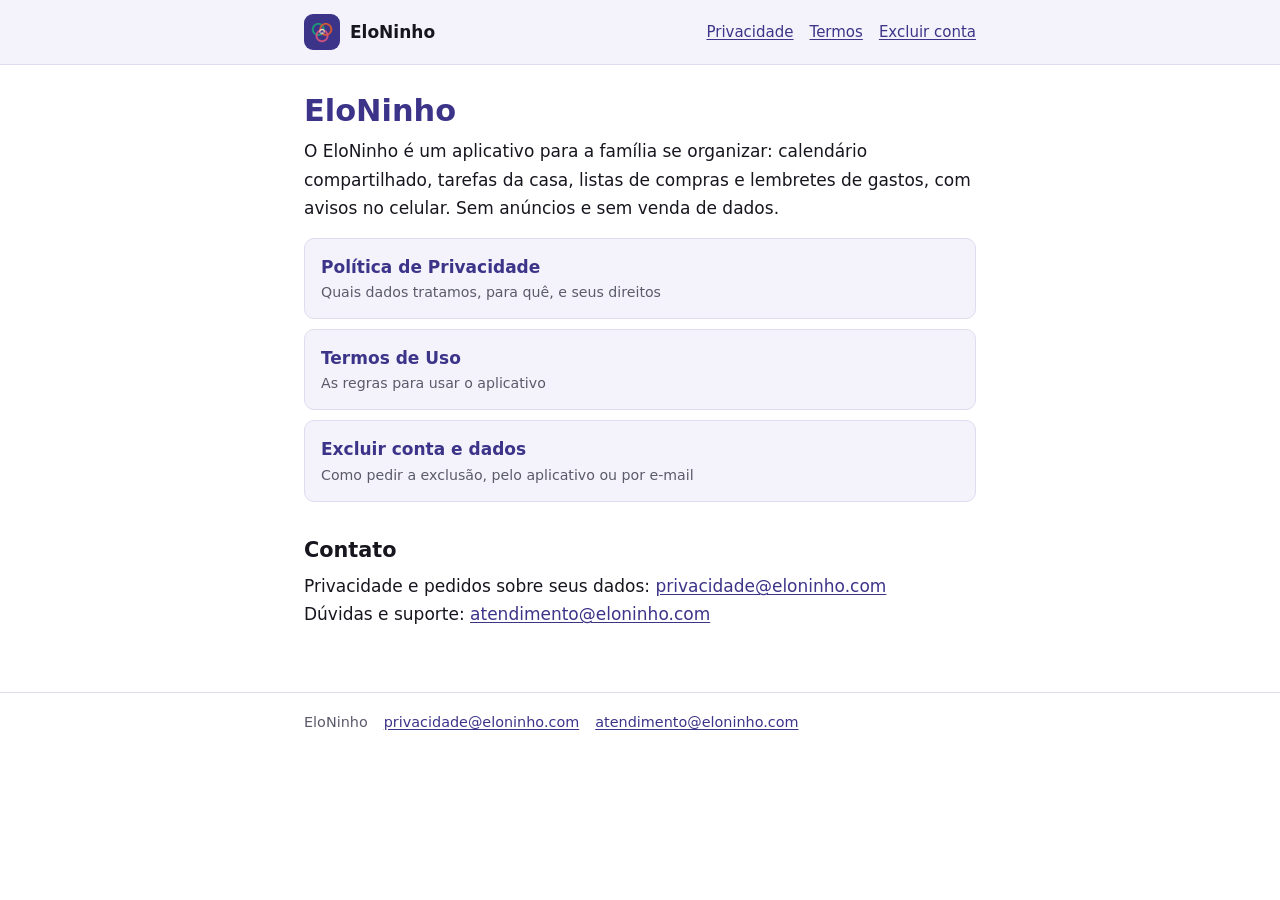
<file: index.html>
<!doctype html>
<html lang="pt-BR">
<head>
<meta charset="utf-8">
<meta name="viewport" content="width=device-width, initial-scale=1">
<title>EloNinho · EloNinho</title>
<meta name="description" content="EloNinho: aplicativo para a família organizar calendário, tarefas, compras e lembretes.">
<meta name="color-scheme" content="light dark">
<link rel="icon" type="image/png" href="assets/favicon.png">
<link rel="stylesheet" href="style.css">
</head>
<body>
<header class="site"><div class="wrap">
  <a class="brand" href="index.html"><img src="assets/logo.png" alt="" width="36" height="36"><span>EloNinho</span></a>
  <nav aria-label="Principal">
    <a href="privacidade.html">Privacidade</a>
    <a href="termos.html">Termos</a>
    <a href="excluir-conta.html">Excluir conta</a>
  </nav>
</div></header>
<main><div class="wrap">

<h1>EloNinho</h1>
<p>O EloNinho é um aplicativo para a família se organizar: calendário compartilhado, tarefas da casa, listas de compras e lembretes de gastos, com avisos no celular. Sem anúncios e sem venda de dados.</p>
<ul class="links">
<li><a href="privacidade.html">Política de Privacidade<small>Quais dados tratamos, para quê, e seus direitos</small></a></li>
<li><a href="termos.html">Termos de Uso<small>As regras para usar o aplicativo</small></a></li>
<li><a href="excluir-conta.html">Excluir conta e dados<small>Como pedir a exclusão, pelo aplicativo ou por e-mail</small></a></li>
</ul>
<h2>Contato</h2>
<p>Privacidade e pedidos sobre seus dados: <a href="mailto:privacidade@eloninho.com">privacidade@eloninho.com</a><br>
Dúvidas e suporte: <a href="mailto:atendimento@eloninho.com">atendimento@eloninho.com</a></p>
</div></main>
<footer class="site"><div class="wrap">
  <span>EloNinho</span>
  <a href="mailto:privacidade@eloninho.com">privacidade@eloninho.com</a>
  <a href="mailto:atendimento@eloninho.com">atendimento@eloninho.com</a>
</div></footer>
</body>
</html>
</file>
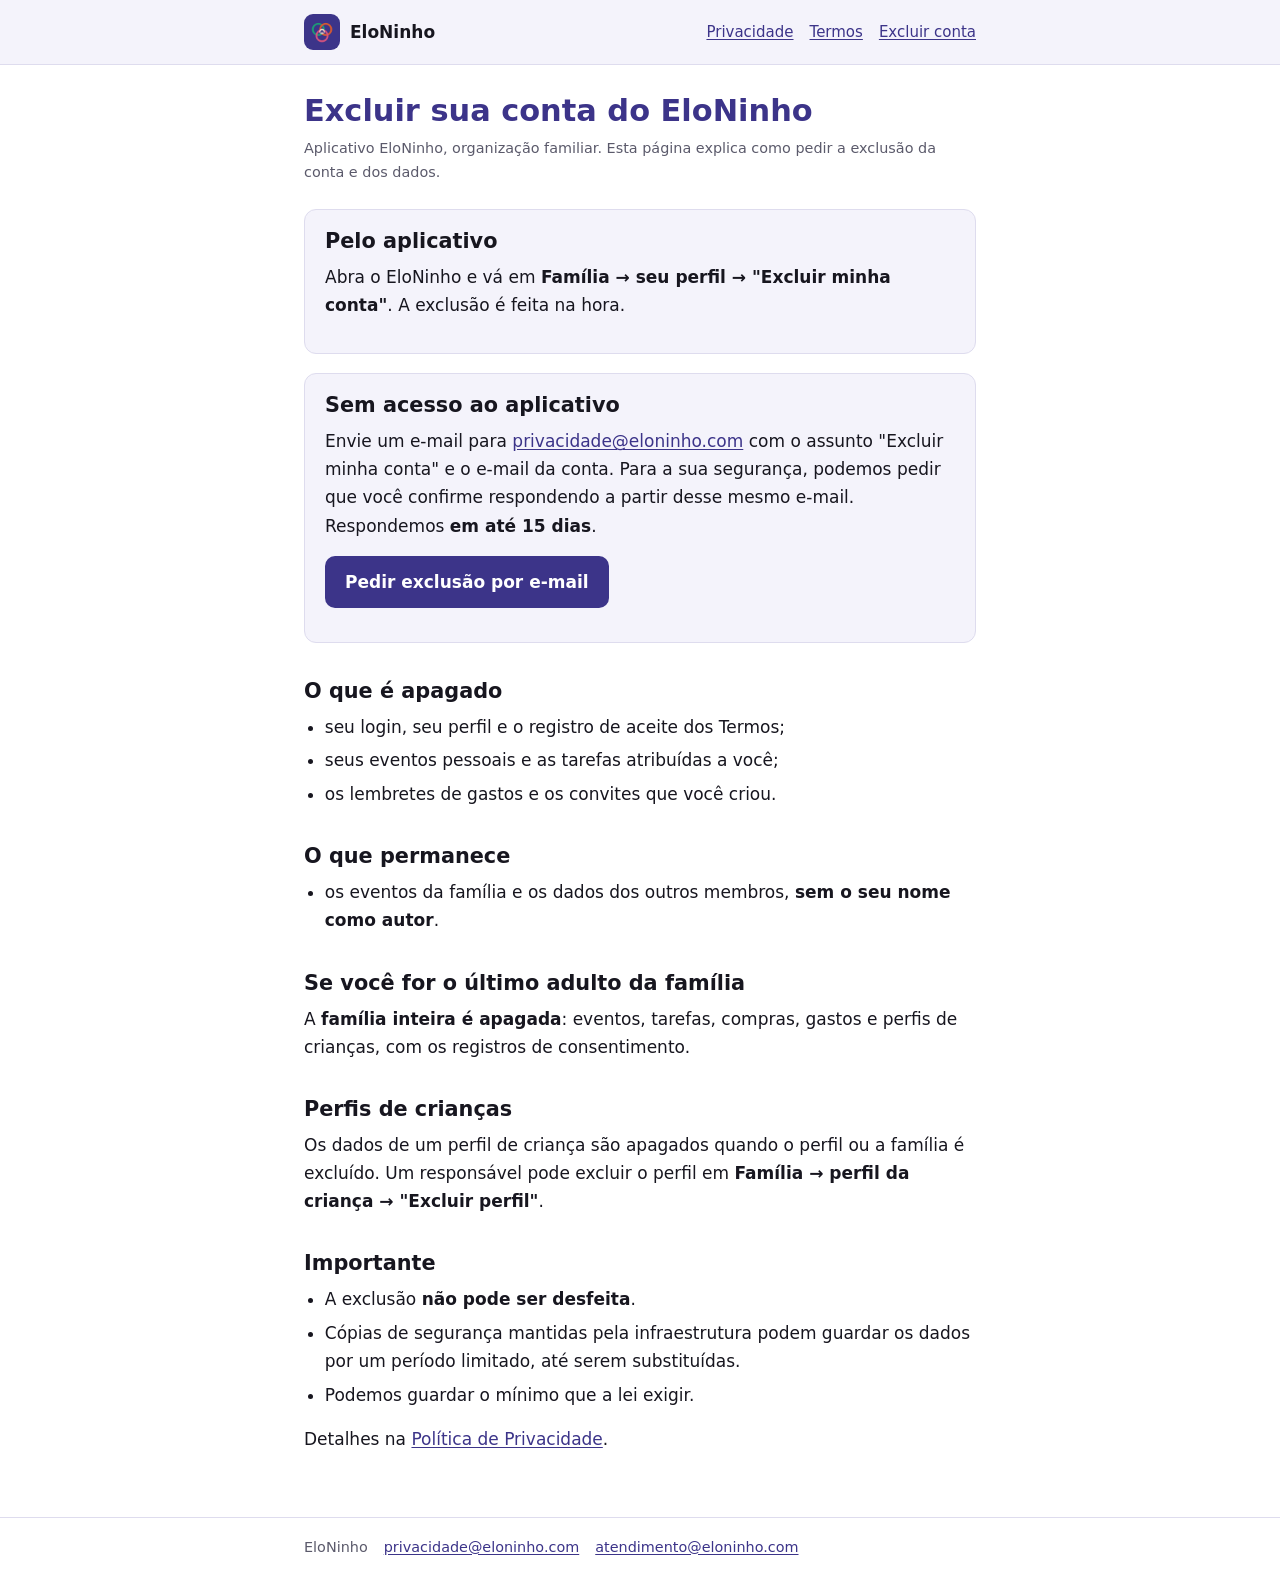
<file: excluir-conta.html>
<!doctype html>
<html lang="pt-BR">
<head>
<meta charset="utf-8">
<meta name="viewport" content="width=device-width, initial-scale=1">
<title>Excluir sua conta · EloNinho</title>
<meta name="description" content="Como excluir sua conta do EloNinho e o que acontece com os seus dados.">
<meta name="color-scheme" content="light dark">
<link rel="icon" type="image/png" href="assets/favicon.png">
<link rel="stylesheet" href="style.css">
</head>
<body>
<header class="site"><div class="wrap">
  <a class="brand" href="index.html"><img src="assets/logo.png" alt="" width="36" height="36"><span>EloNinho</span></a>
  <nav aria-label="Principal">
    <a href="privacidade.html">Privacidade</a>
    <a href="termos.html">Termos</a>
    <a href="excluir-conta.html">Excluir conta</a>
  </nav>
</div></header>
<main><div class="wrap">

<h1>Excluir sua conta do EloNinho</h1>
<p class="meta">Aplicativo EloNinho, organização familiar. Esta página explica como pedir a exclusão da conta e dos dados.</p>

<div class="card">
<h2>Pelo aplicativo</h2>
<p>Abra o EloNinho e vá em <strong>Família → seu perfil → "Excluir minha conta"</strong>. A exclusão é feita na hora.</p>
</div>

<div class="card">
<h2>Sem acesso ao aplicativo</h2>
<p>Envie um e-mail para <a href="mailto:privacidade@eloninho.com">privacidade@eloninho.com</a> com o assunto "Excluir minha conta" e o e-mail da conta. Para a sua segurança, podemos pedir que você confirme respondendo a partir desse mesmo e-mail. Respondemos <strong>em até 15 dias</strong>.</p>
<p><a class="btn" href="mailto:privacidade@eloninho.com?subject=Excluir%20minha%20conta&body=Quero%20excluir%20minha%20conta%20do%20EloNinho.%0A%0AE-mail%20da%20conta%3A%20">Pedir exclusão por e-mail</a></p>
</div>

<h2>O que é apagado</h2>
<ul>
<li>seu login, seu perfil e o registro de aceite dos Termos;</li>
<li>seus eventos pessoais e as tarefas atribuídas a você;</li>
<li>os lembretes de gastos e os convites que você criou.</li>
</ul>

<h2>O que permanece</h2>
<ul>
<li>os eventos da família e os dados dos outros membros, <strong>sem o seu nome como autor</strong>.</li>
</ul>

<h2>Se você for o último adulto da família</h2>
<p>A <strong>família inteira é apagada</strong>: eventos, tarefas, compras, gastos e perfis de crianças, com os registros de consentimento.</p>

<h2>Perfis de crianças</h2>
<p>Os dados de um perfil de criança são apagados quando o perfil ou a família é excluído. Um responsável pode excluir o perfil em <strong>Família → perfil da criança → "Excluir perfil"</strong>.</p>

<h2>Importante</h2>
<ul>
<li>A exclusão <strong>não pode ser desfeita</strong>.</li>
<li>Cópias de segurança mantidas pela infraestrutura podem guardar os dados por um período limitado, até serem substituídas.</li>
<li>Podemos guardar o mínimo que a lei exigir.</li>
</ul>
<p>Detalhes na <a href="privacidade.html">Política de Privacidade</a>.</p>
</div></main>
<footer class="site"><div class="wrap">
  <span>EloNinho</span>
  <a href="mailto:privacidade@eloninho.com">privacidade@eloninho.com</a>
  <a href="mailto:atendimento@eloninho.com">atendimento@eloninho.com</a>
</div></footer>
</body>
</html>
</file>
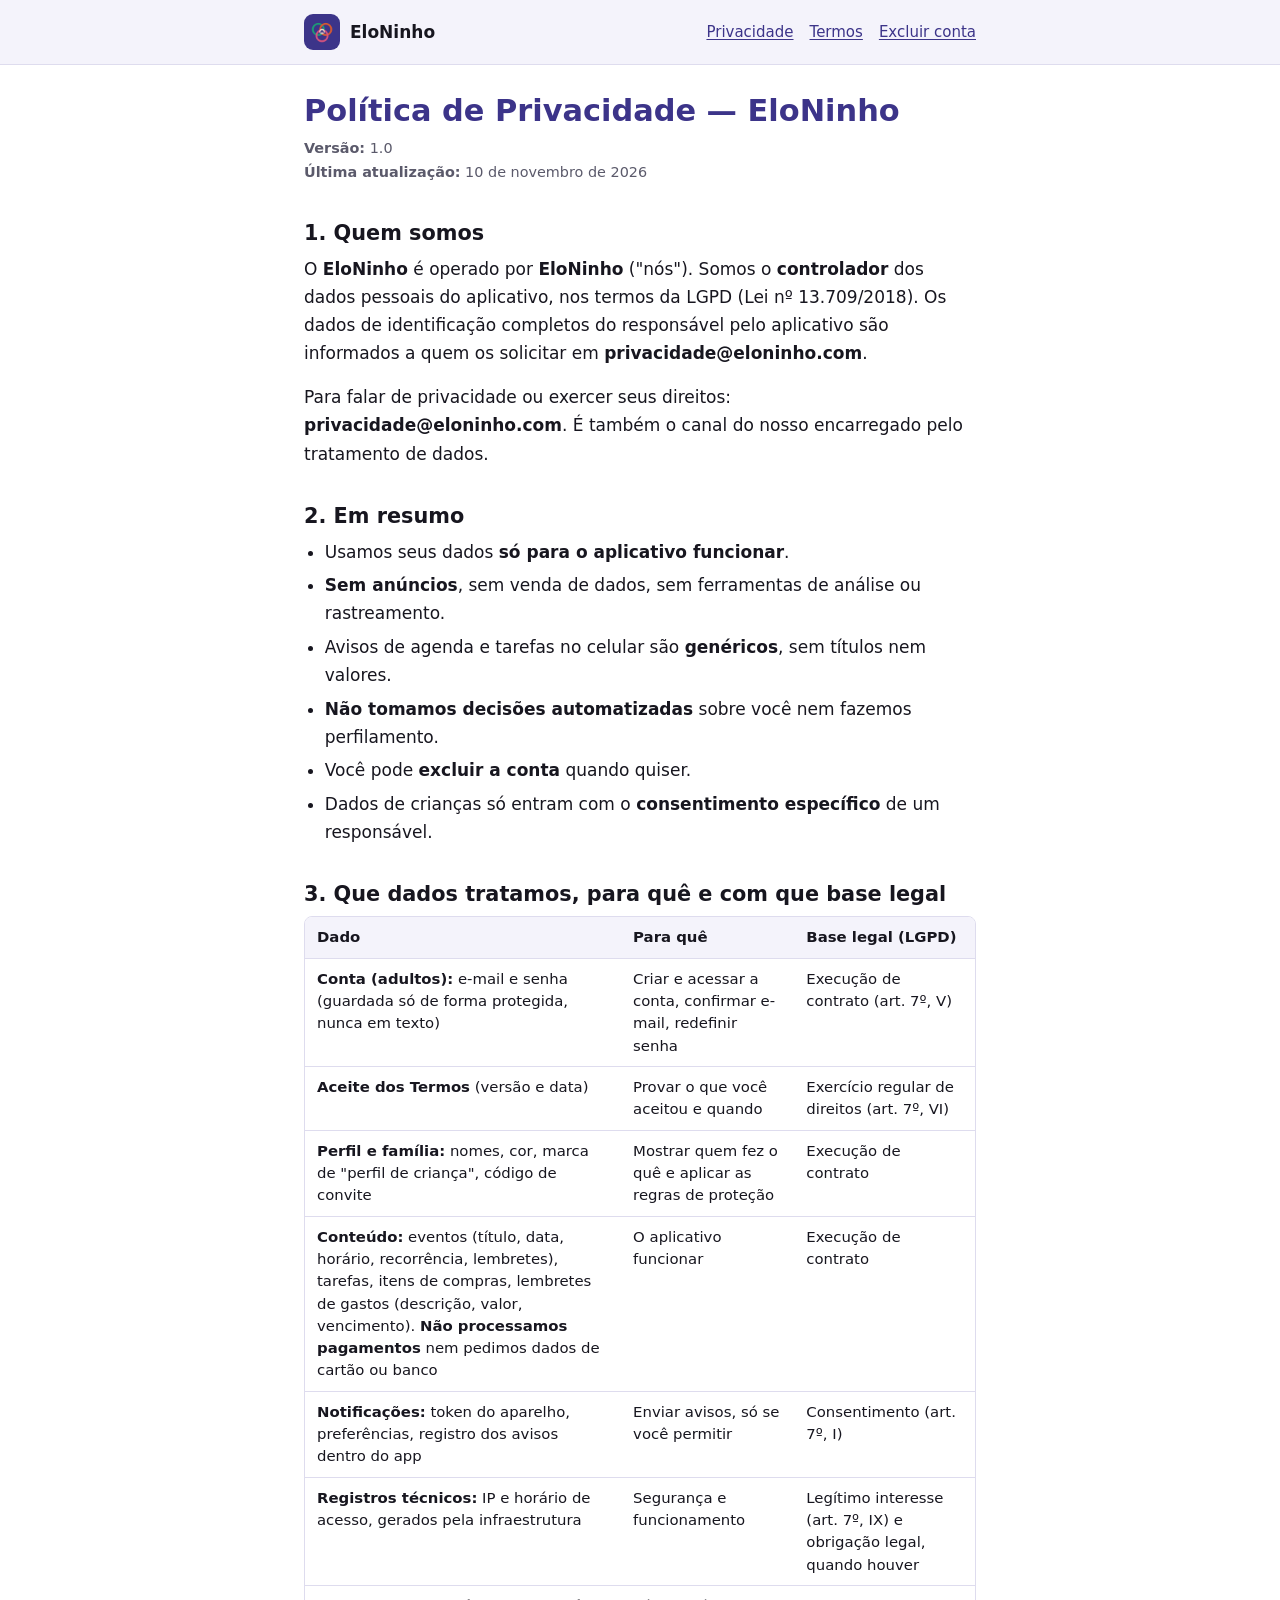
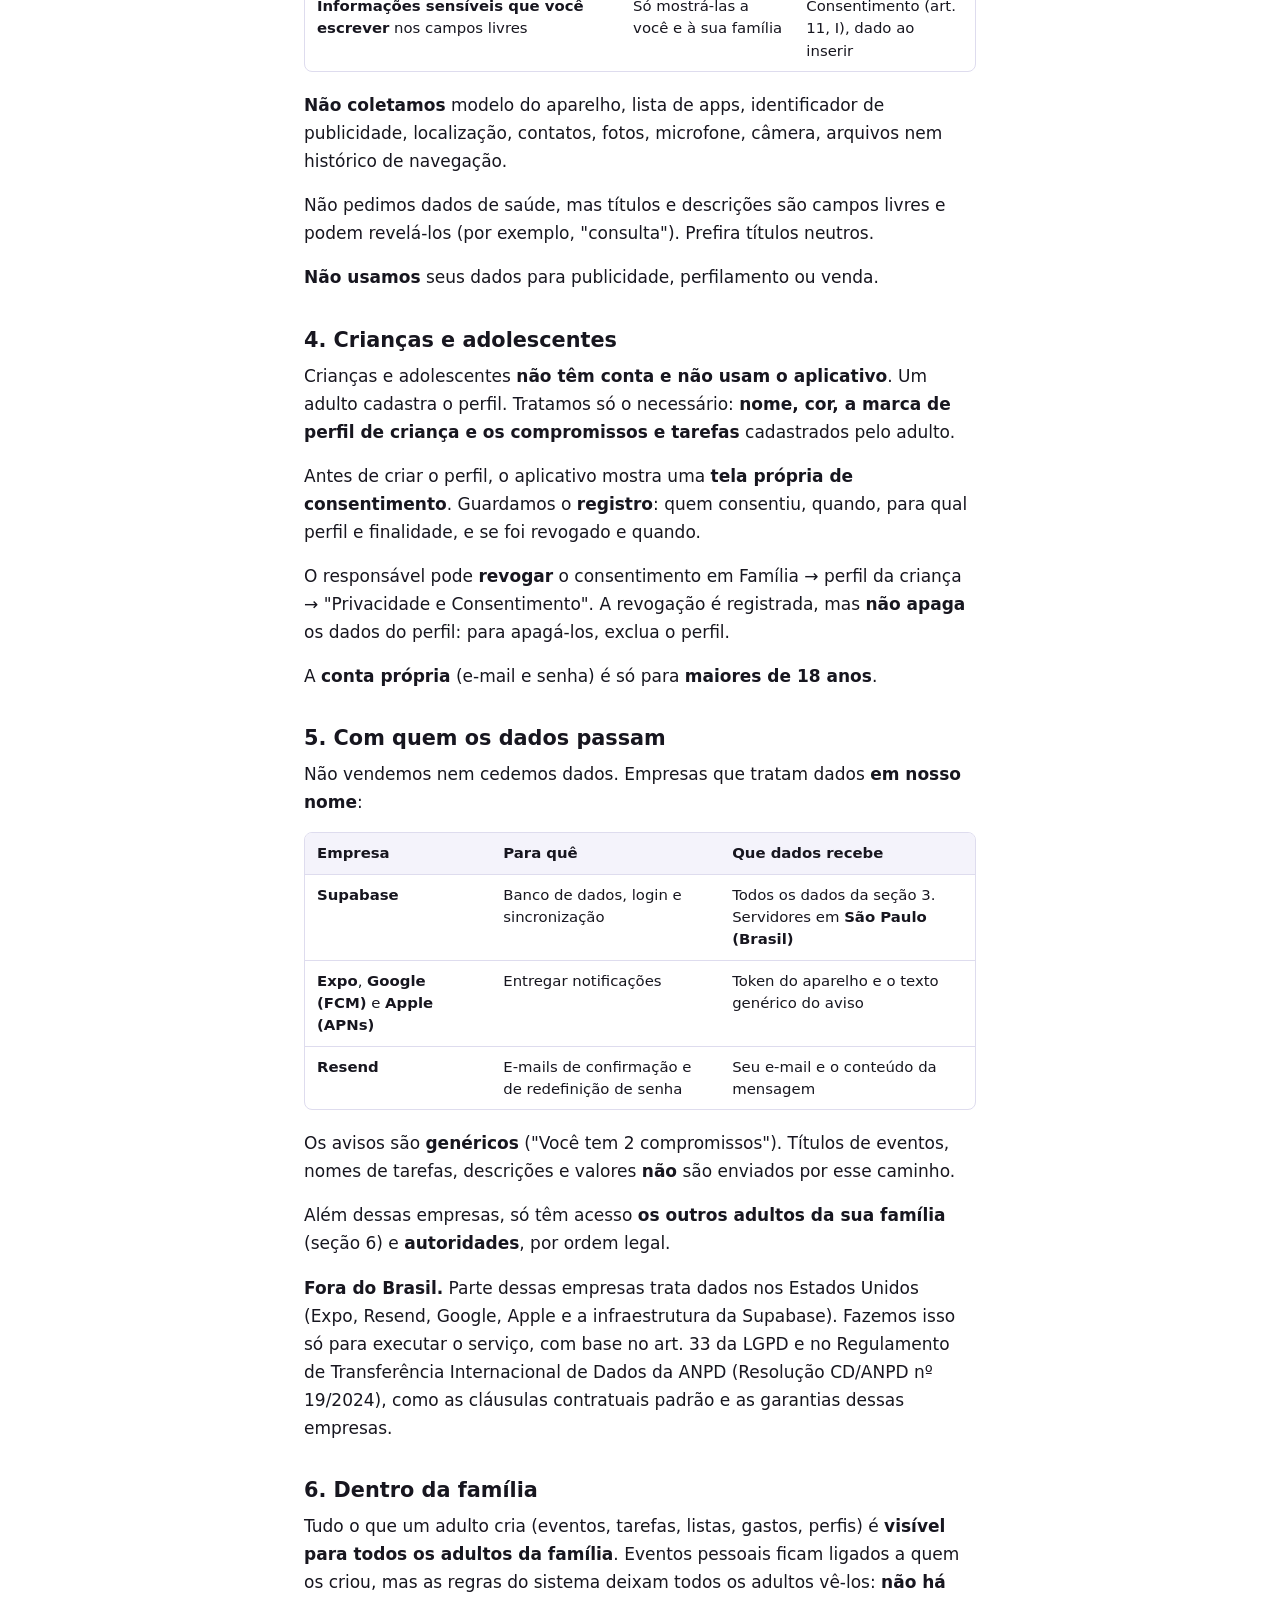
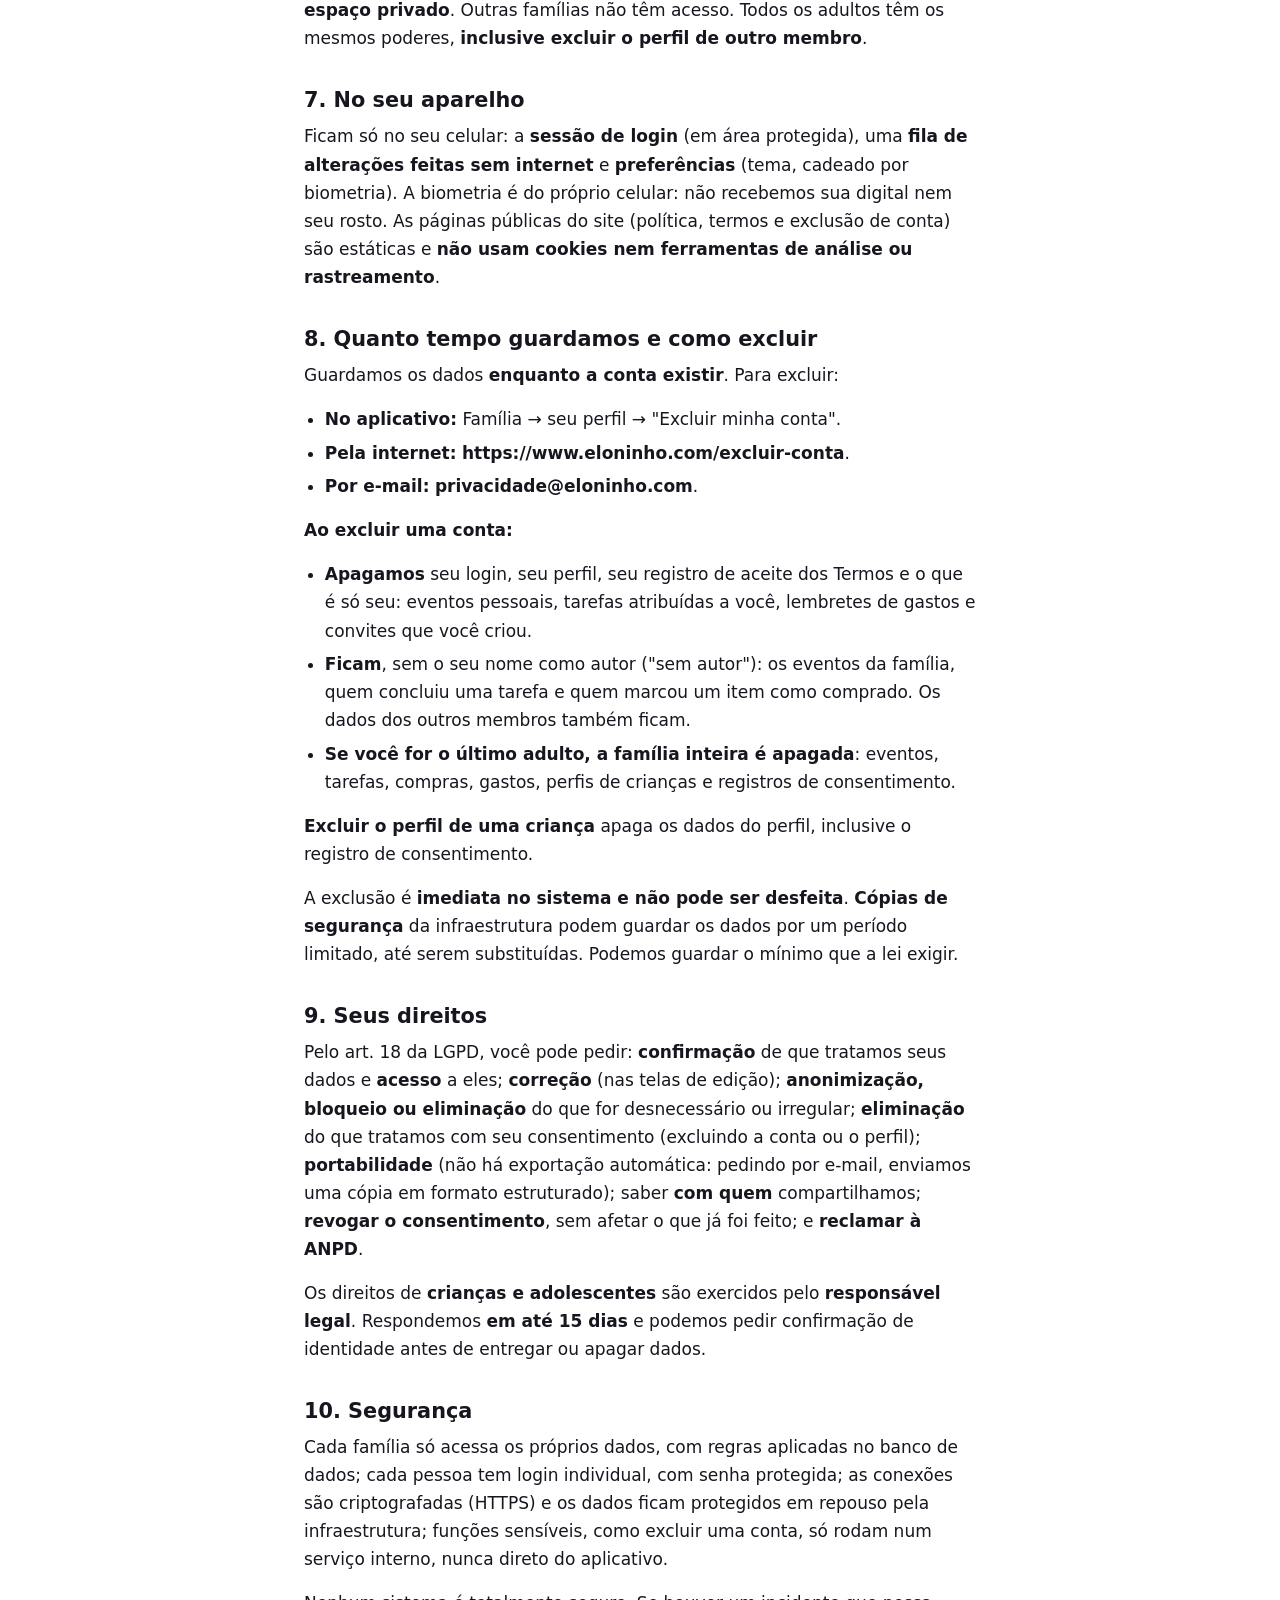
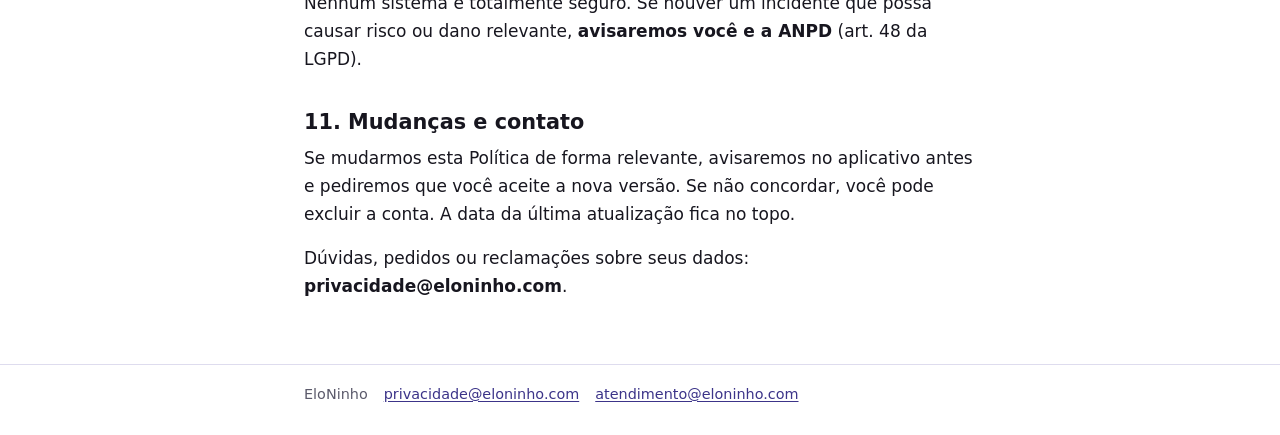
<file: privacidade.html>
<!doctype html>
<html lang="pt-BR">
<head>
<meta charset="utf-8">
<meta name="viewport" content="width=device-width, initial-scale=1">
<title>Política de Privacidade · EloNinho</title>
<meta name="description" content="Política de Privacidade do EloNinho: quais dados tratamos, para quê, e como excluir ou pedir seus dados.">
<meta name="color-scheme" content="light dark">
<link rel="icon" type="image/png" href="assets/favicon.png">
<link rel="stylesheet" href="style.css">
</head>
<body>
<header class="site"><div class="wrap">
  <a class="brand" href="index.html"><img src="assets/logo.png" alt="" width="36" height="36"><span>EloNinho</span></a>
  <nav aria-label="Principal">
    <a href="privacidade.html">Privacidade</a>
    <a href="termos.html">Termos</a>
    <a href="excluir-conta.html">Excluir conta</a>
  </nav>
</div></header>
<main><div class="wrap">

<h1>Política de Privacidade — EloNinho</h1>
<p class="meta"><strong>Versão:</strong> 1.0<br><strong>Última atualização:</strong> 10 de novembro de 2026</p>
<h2>1. Quem somos</h2>
<p>O <strong>EloNinho</strong> é operado por <strong>EloNinho</strong> ("nós"). Somos o <strong>controlador</strong> dos dados pessoais do aplicativo, nos termos da LGPD (Lei nº 13.709/2018). Os dados de identificação completos do responsável pelo aplicativo são informados a quem os solicitar em <strong>privacidade@eloninho.com</strong>.</p>
<p>Para falar de privacidade ou exercer seus direitos: <strong>privacidade@eloninho.com</strong>. É também o canal do nosso encarregado pelo tratamento de dados.</p>
<h2>2. Em resumo</h2>
<ul><li>Usamos seus dados <strong>só para o aplicativo funcionar</strong>.</li><li><strong>Sem anúncios</strong>, sem venda de dados, sem ferramentas de análise ou rastreamento.</li><li>Avisos de agenda e tarefas no celular são <strong>genéricos</strong>, sem títulos nem valores.</li><li><strong>Não tomamos decisões automatizadas</strong> sobre você nem fazemos perfilamento.</li><li>Você pode <strong>excluir a conta</strong> quando quiser.</li><li>Dados de crianças só entram com o <strong>consentimento específico</strong> de um responsável.</li></ul>
<h2>3. Que dados tratamos, para quê e com que base legal</h2>
<div class="table-wrap"><table><thead><tr><th>Dado</th><th>Para quê</th><th>Base legal (LGPD)</th></tr></thead><tbody><tr><td><strong>Conta (adultos):</strong> e-mail e senha (guardada só de forma protegida, nunca em texto)</td><td>Criar e acessar a conta, confirmar e-mail, redefinir senha</td><td>Execução de contrato (art. 7º, V)</td></tr><tr><td><strong>Aceite dos Termos</strong> (versão e data)</td><td>Provar o que você aceitou e quando</td><td>Exercício regular de direitos (art. 7º, VI)</td></tr><tr><td><strong>Perfil e família:</strong> nomes, cor, marca de "perfil de criança", código de convite</td><td>Mostrar quem fez o quê e aplicar as regras de proteção</td><td>Execução de contrato</td></tr><tr><td><strong>Conteúdo:</strong> eventos (título, data, horário, recorrência, lembretes), tarefas, itens de compras, lembretes de gastos (descrição, valor, vencimento). <strong>Não processamos pagamentos</strong> nem pedimos dados de cartão ou banco</td><td>O aplicativo funcionar</td><td>Execução de contrato</td></tr><tr><td><strong>Notificações:</strong> token do aparelho, preferências, registro dos avisos dentro do app</td><td>Enviar avisos, só se você permitir</td><td>Consentimento (art. 7º, I)</td></tr><tr><td><strong>Registros técnicos:</strong> IP e horário de acesso, gerados pela infraestrutura</td><td>Segurança e funcionamento</td><td>Legítimo interesse (art. 7º, IX) e obrigação legal, quando houver</td></tr><tr><td><strong>Informações sensíveis que você escrever</strong> nos campos livres</td><td>Só mostrá-las a você e à sua família</td><td>Consentimento (art. 11, I), dado ao inserir</td></tr></tbody></table></div>
<p><strong>Não coletamos</strong> modelo do aparelho, lista de apps, identificador de publicidade, localização, contatos, fotos, microfone, câmera, arquivos nem histórico de navegação.</p>
<p>Não pedimos dados de saúde, mas títulos e descrições são campos livres e podem revelá-los (por exemplo, "consulta"). Prefira títulos neutros.</p>
<p><strong>Não usamos</strong> seus dados para publicidade, perfilamento ou venda.</p>
<h2>4. Crianças e adolescentes</h2>
<p>Crianças e adolescentes <strong>não têm conta e não usam o aplicativo</strong>. Um adulto cadastra o perfil. Tratamos só o necessário: <strong>nome, cor, a marca de perfil de criança e os compromissos e tarefas</strong> cadastrados pelo adulto.</p>
<p>Antes de criar o perfil, o aplicativo mostra uma <strong>tela própria de consentimento</strong>. Guardamos o <strong>registro</strong>: quem consentiu, quando, para qual perfil e finalidade, e se foi revogado e quando.</p>
<p>O responsável pode <strong>revogar</strong> o consentimento em Família → perfil da criança → "Privacidade e Consentimento". A revogação é registrada, mas <strong>não apaga</strong> os dados do perfil: para apagá-los, exclua o perfil.</p>
<p>A <strong>conta própria</strong> (e-mail e senha) é só para <strong>maiores de 18 anos</strong>.</p>
<h2>5. Com quem os dados passam</h2>
<p>Não vendemos nem cedemos dados. Empresas que tratam dados <strong>em nosso nome</strong>:</p>
<div class="table-wrap"><table><thead><tr><th>Empresa</th><th>Para quê</th><th>Que dados recebe</th></tr></thead><tbody><tr><td><strong>Supabase</strong></td><td>Banco de dados, login e sincronização</td><td>Todos os dados da seção 3. Servidores em <strong>São Paulo (Brasil)</strong></td></tr><tr><td><strong>Expo</strong>, <strong>Google (FCM)</strong> e <strong>Apple (APNs)</strong></td><td>Entregar notificações</td><td>Token do aparelho e o texto genérico do aviso</td></tr><tr><td><strong>Resend</strong></td><td>E-mails de confirmação e de redefinição de senha</td><td>Seu e-mail e o conteúdo da mensagem</td></tr></tbody></table></div>
<p>Os avisos são <strong>genéricos</strong> ("Você tem 2 compromissos"). Títulos de eventos, nomes de tarefas, descrições e valores <strong>não</strong> são enviados por esse caminho.</p>
<p>Além dessas empresas, só têm acesso <strong>os outros adultos da sua família</strong> (seção 6) e <strong>autoridades</strong>, por ordem legal.</p>
<p><strong>Fora do Brasil.</strong> Parte dessas empresas trata dados nos Estados Unidos (Expo, Resend, Google, Apple e a infraestrutura da Supabase). Fazemos isso só para executar o serviço, com base no art. 33 da LGPD e no Regulamento de Transferência Internacional de Dados da ANPD (Resolução CD/ANPD nº 19/2024), como as cláusulas contratuais padrão e as garantias dessas empresas.</p>
<h2>6. Dentro da família</h2>
<p>Tudo o que um adulto cria (eventos, tarefas, listas, gastos, perfis) é <strong>visível para todos os adultos da família</strong>. Eventos pessoais ficam ligados a quem os criou, mas as regras do sistema deixam todos os adultos vê-los: <strong>não há espaço privado</strong>. Outras famílias não têm acesso. Todos os adultos têm os mesmos poderes, <strong>inclusive excluir o perfil de outro membro</strong>.</p>
<h2>7. No seu aparelho</h2>
<p>Ficam só no seu celular: a <strong>sessão de login</strong> (em área protegida), uma <strong>fila de alterações feitas sem internet</strong> e <strong>preferências</strong> (tema, cadeado por biometria). A biometria é do próprio celular: não recebemos sua digital nem seu rosto. As páginas públicas do site (política, termos e exclusão de conta) são estáticas e <strong>não usam cookies nem ferramentas de análise ou rastreamento</strong>.</p>
<h2>8. Quanto tempo guardamos e como excluir</h2>
<p>Guardamos os dados <strong>enquanto a conta existir</strong>. Para excluir:</p>
<ul><li><strong>No aplicativo:</strong> Família → seu perfil → "Excluir minha conta".</li><li><strong>Pela internet:</strong> <strong>https://www.eloninho.com/excluir-conta</strong>.</li><li><strong>Por e-mail:</strong> <strong>privacidade@eloninho.com</strong>.</li></ul>
<p><strong>Ao excluir uma conta:</strong></p>
<ul><li><strong>Apagamos</strong> seu login, seu perfil, seu registro de aceite dos Termos e o que é só seu: eventos pessoais, tarefas atribuídas a você, lembretes de gastos e convites que você criou.</li><li><strong>Ficam</strong>, sem o seu nome como autor ("sem autor"): os eventos da família, quem concluiu uma tarefa e quem marcou um item como comprado. Os dados dos outros membros também ficam.</li><li><strong>Se você for o último adulto, a família inteira é apagada</strong>: eventos, tarefas, compras, gastos, perfis de crianças e registros de consentimento.</li></ul>
<p><strong>Excluir o perfil de uma criança</strong> apaga os dados do perfil, inclusive o registro de consentimento.</p>
<p>A exclusão é <strong>imediata no sistema e não pode ser desfeita</strong>. <strong>Cópias de segurança</strong> da infraestrutura podem guardar os dados por um período limitado, até serem substituídas. Podemos guardar o mínimo que a lei exigir.</p>
<h2>9. Seus direitos</h2>
<p>Pelo art. 18 da LGPD, você pode pedir: <strong>confirmação</strong> de que tratamos seus dados e <strong>acesso</strong> a eles; <strong>correção</strong> (nas telas de edição); <strong>anonimização, bloqueio ou eliminação</strong> do que for desnecessário ou irregular; <strong>eliminação</strong> do que tratamos com seu consentimento (excluindo a conta ou o perfil); <strong>portabilidade</strong> (não há exportação automática: pedindo por e-mail, enviamos uma cópia em formato estruturado); saber <strong>com quem</strong> compartilhamos; <strong>revogar o consentimento</strong>, sem afetar o que já foi feito; e <strong>reclamar à ANPD</strong>.</p>
<p>Os direitos de <strong>crianças e adolescentes</strong> são exercidos pelo <strong>responsável legal</strong>. Respondemos <strong>em até 15 dias</strong> e podemos pedir confirmação de identidade antes de entregar ou apagar dados.</p>
<h2>10. Segurança</h2>
<p>Cada família só acessa os próprios dados, com regras aplicadas no banco de dados; cada pessoa tem login individual, com senha protegida; as conexões são criptografadas (HTTPS) e os dados ficam protegidos em repouso pela infraestrutura; funções sensíveis, como excluir uma conta, só rodam num serviço interno, nunca direto do aplicativo.</p>
<p>Nenhum sistema é totalmente seguro. Se houver um incidente que possa causar risco ou dano relevante, <strong>avisaremos você e a ANPD</strong> (art. 48 da LGPD).</p>
<h2>11. Mudanças e contato</h2>
<p>Se mudarmos esta Política de forma relevante, avisaremos no aplicativo antes e pediremos que você aceite a nova versão. Se não concordar, você pode excluir a conta. A data da última atualização fica no topo.</p>
<p>Dúvidas, pedidos ou reclamações sobre seus dados: <strong>privacidade@eloninho.com</strong>.</p>
</div></main>
<footer class="site"><div class="wrap">
  <span>EloNinho</span>
  <a href="mailto:privacidade@eloninho.com">privacidade@eloninho.com</a>
  <a href="mailto:atendimento@eloninho.com">atendimento@eloninho.com</a>
</div></footer>
</body>
</html>
</file>
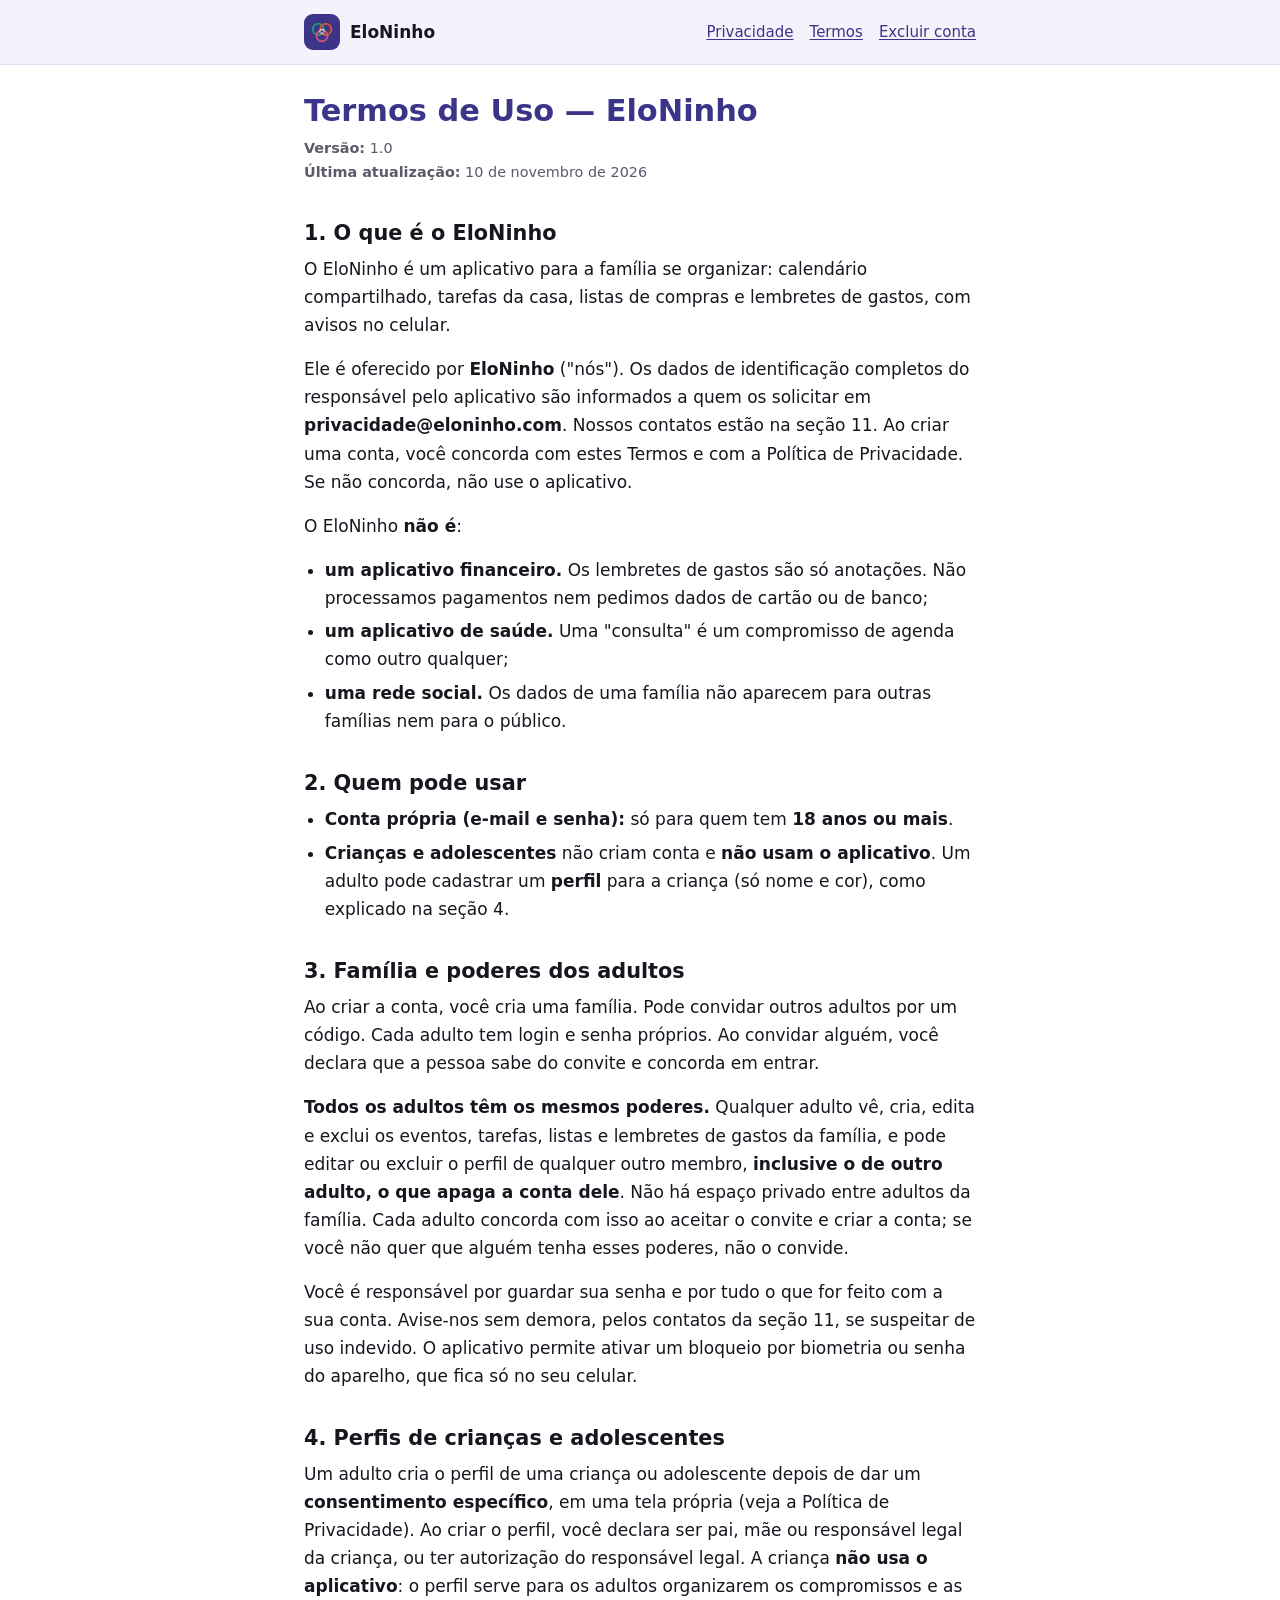
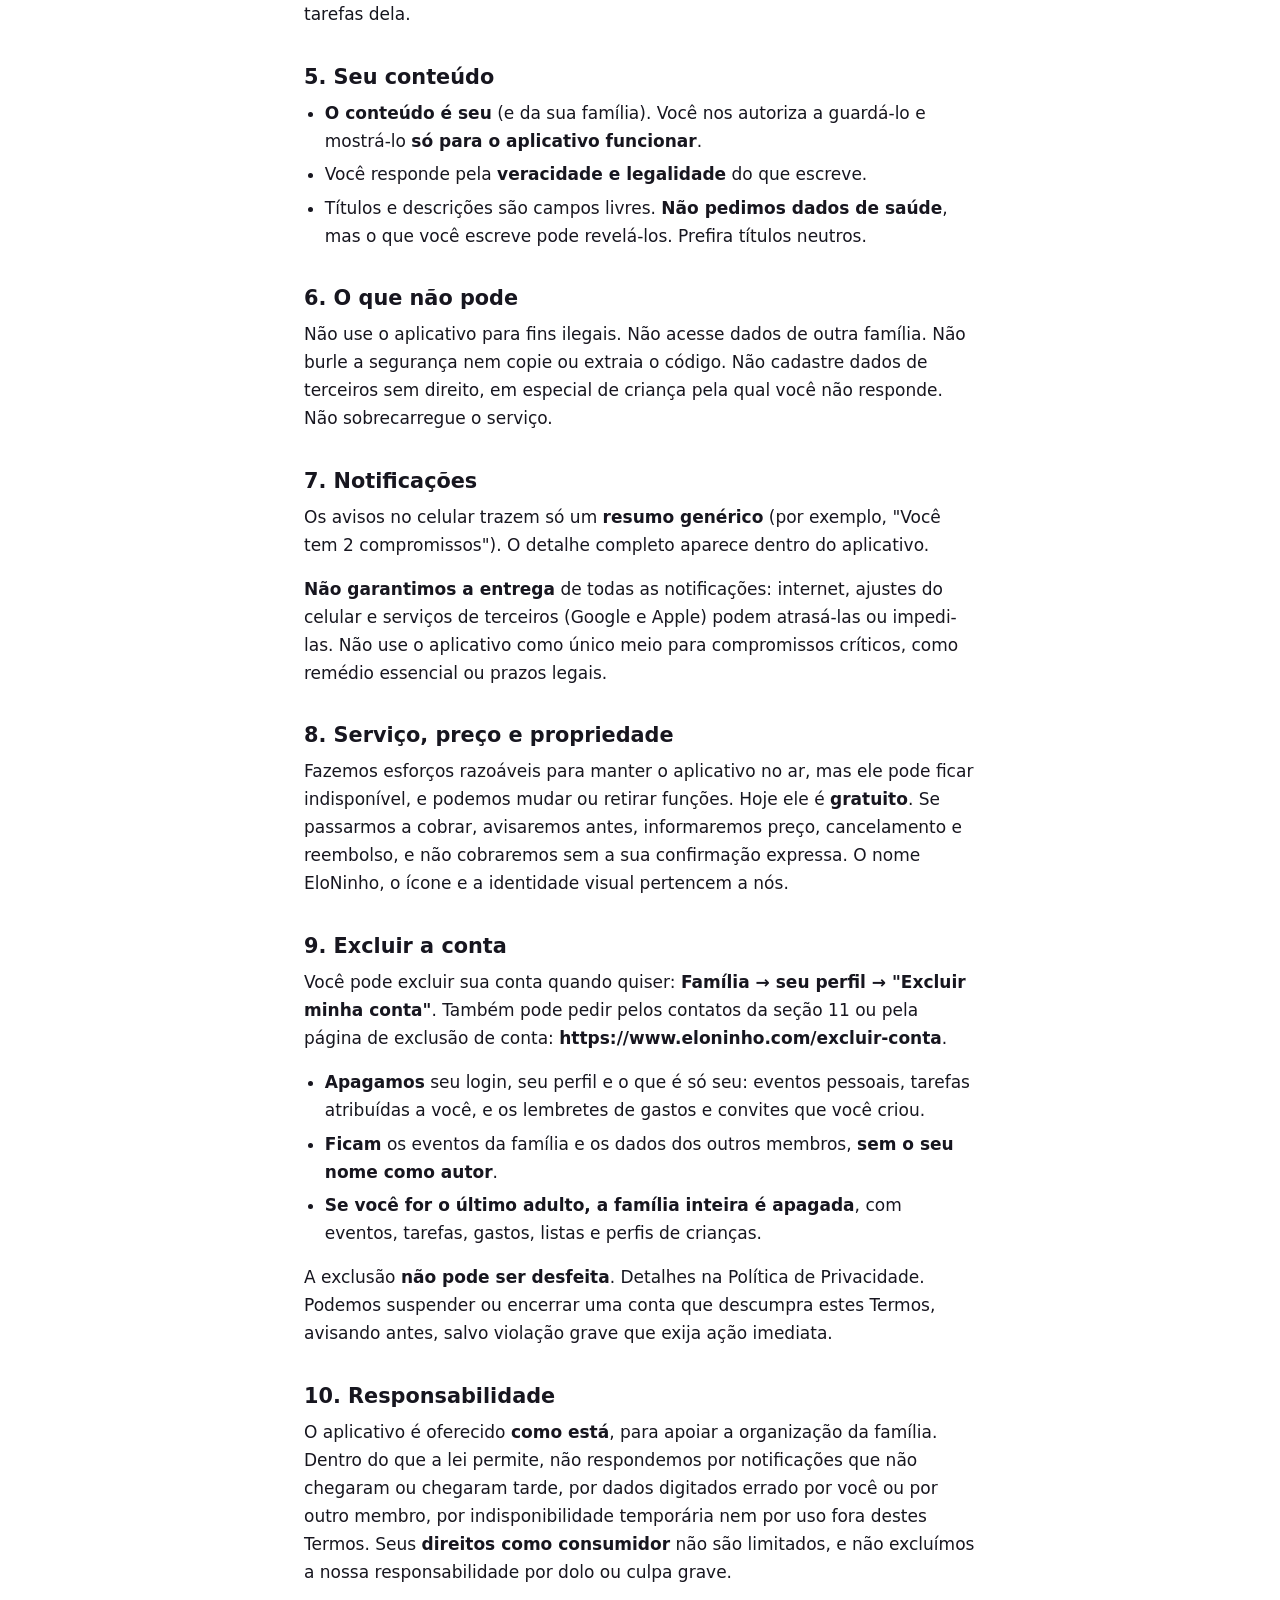
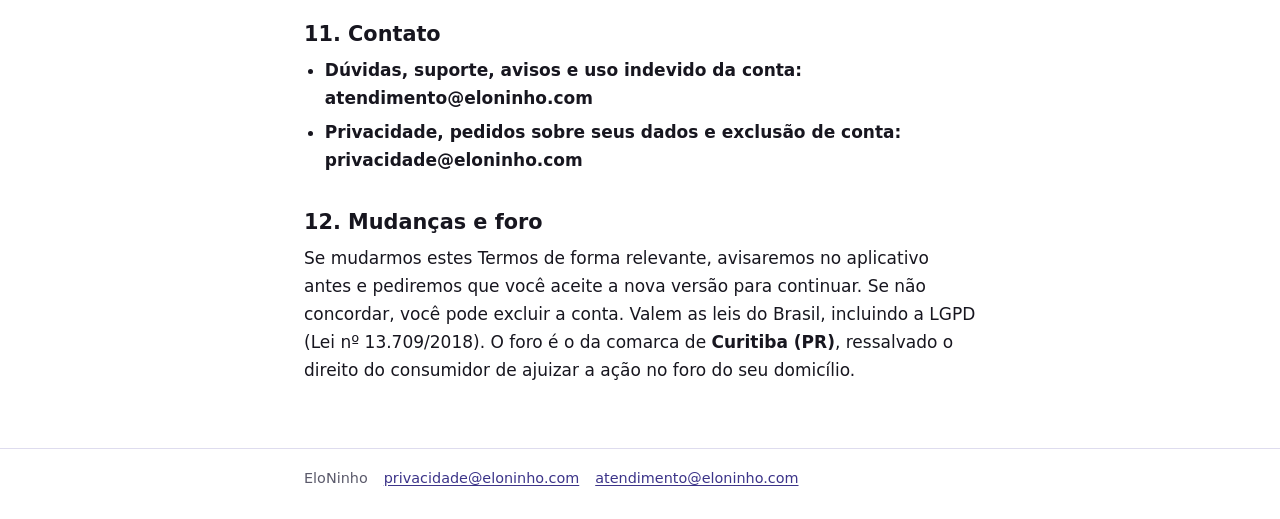
<file: termos.html>
<!doctype html>
<html lang="pt-BR">
<head>
<meta charset="utf-8">
<meta name="viewport" content="width=device-width, initial-scale=1">
<title>Termos de Uso · EloNinho</title>
<meta name="description" content="Termos de Uso do EloNinho, aplicativo de organização familiar.">
<meta name="color-scheme" content="light dark">
<link rel="icon" type="image/png" href="assets/favicon.png">
<link rel="stylesheet" href="style.css">
</head>
<body>
<header class="site"><div class="wrap">
  <a class="brand" href="index.html"><img src="assets/logo.png" alt="" width="36" height="36"><span>EloNinho</span></a>
  <nav aria-label="Principal">
    <a href="privacidade.html">Privacidade</a>
    <a href="termos.html">Termos</a>
    <a href="excluir-conta.html">Excluir conta</a>
  </nav>
</div></header>
<main><div class="wrap">

<h1>Termos de Uso — EloNinho</h1>
<p class="meta"><strong>Versão:</strong> 1.0<br><strong>Última atualização:</strong> 10 de novembro de 2026</p>
<h2>1. O que é o EloNinho</h2>
<p>O EloNinho é um aplicativo para a família se organizar: calendário compartilhado, tarefas da casa, listas de compras e lembretes de gastos, com avisos no celular.</p>
<p>Ele é oferecido por <strong>EloNinho</strong> ("nós"). Os dados de identificação completos do responsável pelo aplicativo são informados a quem os solicitar em <strong>privacidade@eloninho.com</strong>. Nossos contatos estão na seção 11. Ao criar uma conta, você concorda com estes Termos e com a Política de Privacidade. Se não concorda, não use o aplicativo.</p>
<p>O EloNinho <strong>não é</strong>:</p>
<ul><li><strong>um aplicativo financeiro.</strong> Os lembretes de gastos são só anotações. Não processamos pagamentos nem pedimos dados de cartão ou de banco;</li><li><strong>um aplicativo de saúde.</strong> Uma "consulta" é um compromisso de agenda como outro qualquer;</li><li><strong>uma rede social.</strong> Os dados de uma família não aparecem para outras famílias nem para o público.</li></ul>
<h2>2. Quem pode usar</h2>
<ul><li><strong>Conta própria (e-mail e senha):</strong> só para quem tem <strong>18 anos ou mais</strong>.</li><li><strong>Crianças e adolescentes</strong> não criam conta e <strong>não usam o aplicativo</strong>. Um adulto pode cadastrar um <strong>perfil</strong> para a criança (só nome e cor), como explicado na seção 4.</li></ul>
<h2>3. Família e poderes dos adultos</h2>
<p>Ao criar a conta, você cria uma família. Pode convidar outros adultos por um código. Cada adulto tem login e senha próprios. Ao convidar alguém, você declara que a pessoa sabe do convite e concorda em entrar.</p>
<p><strong>Todos os adultos têm os mesmos poderes.</strong> Qualquer adulto vê, cria, edita e exclui os eventos, tarefas, listas e lembretes de gastos da família, e pode editar ou excluir o perfil de qualquer outro membro, <strong>inclusive o de outro adulto, o que apaga a conta dele</strong>. Não há espaço privado entre adultos da família. Cada adulto concorda com isso ao aceitar o convite e criar a conta; se você não quer que alguém tenha esses poderes, não o convide.</p>
<p>Você é responsável por guardar sua senha e por tudo o que for feito com a sua conta. Avise-nos sem demora, pelos contatos da seção 11, se suspeitar de uso indevido. O aplicativo permite ativar um bloqueio por biometria ou senha do aparelho, que fica só no seu celular.</p>
<h2>4. Perfis de crianças e adolescentes</h2>
<p>Um adulto cria o perfil de uma criança ou adolescente depois de dar um <strong>consentimento específico</strong>, em uma tela própria (veja a Política de Privacidade). Ao criar o perfil, você declara ser pai, mãe ou responsável legal da criança, ou ter autorização do responsável legal. A criança <strong>não usa o aplicativo</strong>: o perfil serve para os adultos organizarem os compromissos e as tarefas dela.</p>
<h2>5. Seu conteúdo</h2>
<ul><li><strong>O conteúdo é seu</strong> (e da sua família). Você nos autoriza a guardá-lo e mostrá-lo <strong>só para o aplicativo funcionar</strong>.</li><li>Você responde pela <strong>veracidade e legalidade</strong> do que escreve.</li><li>Títulos e descrições são campos livres. <strong>Não pedimos dados de saúde</strong>, mas o que você escreve pode revelá-los. Prefira títulos neutros.</li></ul>
<h2>6. O que não pode</h2>
<p>Não use o aplicativo para fins ilegais. Não acesse dados de outra família. Não burle a segurança nem copie ou extraia o código. Não cadastre dados de terceiros sem direito, em especial de criança pela qual você não responde. Não sobrecarregue o serviço.</p>
<h2>7. Notificações</h2>
<p>Os avisos no celular trazem só um <strong>resumo genérico</strong> (por exemplo, "Você tem 2 compromissos"). O detalhe completo aparece dentro do aplicativo.</p>
<p><strong>Não garantimos a entrega</strong> de todas as notificações: internet, ajustes do celular e serviços de terceiros (Google e Apple) podem atrasá-las ou impedi-las. Não use o aplicativo como único meio para compromissos críticos, como remédio essencial ou prazos legais.</p>
<h2>8. Serviço, preço e propriedade</h2>
<p>Fazemos esforços razoáveis para manter o aplicativo no ar, mas ele pode ficar indisponível, e podemos mudar ou retirar funções. Hoje ele é <strong>gratuito</strong>. Se passarmos a cobrar, avisaremos antes, informaremos preço, cancelamento e reembolso, e não cobraremos sem a sua confirmação expressa. O nome EloNinho, o ícone e a identidade visual pertencem a nós.</p>
<h2>9. Excluir a conta</h2>
<p>Você pode excluir sua conta quando quiser: <strong>Família → seu perfil → "Excluir minha conta"</strong>. Também pode pedir pelos contatos da seção 11 ou pela página de exclusão de conta: <strong>https://www.eloninho.com/excluir-conta</strong>.</p>
<ul><li><strong>Apagamos</strong> seu login, seu perfil e o que é só seu: eventos pessoais, tarefas atribuídas a você, e os lembretes de gastos e convites que você criou.</li><li><strong>Ficam</strong> os eventos da família e os dados dos outros membros, <strong>sem o seu nome como autor</strong>.</li><li><strong>Se você for o último adulto, a família inteira é apagada</strong>, com eventos, tarefas, gastos, listas e perfis de crianças.</li></ul>
<p>A exclusão <strong>não pode ser desfeita</strong>. Detalhes na Política de Privacidade. Podemos suspender ou encerrar uma conta que descumpra estes Termos, avisando antes, salvo violação grave que exija ação imediata.</p>
<h2>10. Responsabilidade</h2>
<p>O aplicativo é oferecido <strong>como está</strong>, para apoiar a organização da família. Dentro do que a lei permite, não respondemos por notificações que não chegaram ou chegaram tarde, por dados digitados errado por você ou por outro membro, por indisponibilidade temporária nem por uso fora destes Termos. Seus <strong>direitos como consumidor</strong> não são limitados, e não excluímos a nossa responsabilidade por dolo ou culpa grave.</p>
<h2>11. Contato</h2>
<ul><li><strong>Dúvidas, suporte, avisos e uso indevido da conta:</strong> <strong>atendimento@eloninho.com</strong></li><li><strong>Privacidade, pedidos sobre seus dados e exclusão de conta:</strong> <strong>privacidade@eloninho.com</strong></li></ul>
<h2>12. Mudanças e foro</h2>
<p>Se mudarmos estes Termos de forma relevante, avisaremos no aplicativo antes e pediremos que você aceite a nova versão para continuar. Se não concordar, você pode excluir a conta. Valem as leis do Brasil, incluindo a LGPD (Lei nº 13.709/2018). O foro é o da comarca de <strong>Curitiba (PR)</strong>, ressalvado o direito do consumidor de ajuizar a ação no foro do seu domicílio.</p>
</div></main>
<footer class="site"><div class="wrap">
  <span>EloNinho</span>
  <a href="mailto:privacidade@eloninho.com">privacidade@eloninho.com</a>
  <a href="mailto:atendimento@eloninho.com">atendimento@eloninho.com</a>
</div></footer>
</body>
</html>
</file>
<file: style.css>
:root {
  --bg: #ffffff;
  --surface: #f4f3fb;
  --text: #17161f;
  --muted: #5b5a6b;
  --brand: #3c3489;
  --link: #3c3489;
  --border: #dedcee;
  --mark-bg: #fff3b0;
  --mod-bg: #e3ecfb;
  --mod-text: #0b4f8a;
  --warn-bg: #fff1d6;
  --warn-text: #7a4b00;
}
@media (prefers-color-scheme: dark) {
  :root:not([data-theme="light"]) {
    --bg: #121214;
    --surface: #1c1c24;
    --text: #f2f2f6;
    --muted: #b4b3c4;
    --brand: #9a8fe0;
    --link: #b3a9f0;
    --border: #34334a;
    --mark-bg: #5a4d00;
    --mod-bg: #1d3350;
    --mod-text: #a9cdf5;
    --warn-bg: #4a3500;
    --warn-text: #ffd98a;
  }
}
* { box-sizing: border-box; }
html { -webkit-text-size-adjust: 100%; }
body {
  margin: 0;
  background: var(--bg);
  color: var(--text);
  font: 17px/1.65 system-ui, -apple-system, "Segoe UI", Roboto, "Helvetica Neue", Arial, sans-serif;
}
a { color: var(--link); text-underline-offset: 2px; }
a:focus-visible, .btn:focus-visible { outline: 3px solid var(--brand); outline-offset: 2px; }
header.site {
  border-bottom: 1px solid var(--border);
  background: var(--surface);
}
.wrap { max-width: 44rem; margin: 0 auto; padding: 0 16px; }
header.site .wrap { display: flex; align-items: center; gap: 12px; padding-top: 14px; padding-bottom: 14px; flex-wrap: wrap; }
header.site a.brand { display: flex; align-items: center; gap: 10px; color: var(--text); text-decoration: none; font-weight: 700; }
header.site img { width: 36px; height: 36px; border-radius: 9px; }
header.site nav { margin-left: auto; display: flex; gap: 16px; flex-wrap: wrap; font-size: 15px; }
main { padding-top: 28px; padding-bottom: 48px; }
h1 { font-size: 1.9rem; line-height: 1.2; margin: 0 0 8px; text-wrap: balance; color: var(--brand); }
h2 { font-size: 1.3rem; line-height: 1.3; margin: 2.2rem 0 .5rem; text-wrap: balance; }
h3 { font-size: 1.05rem; margin: 1.5rem 0 .4rem; }
p, ul, ol { margin: 0 0 1rem; }
ul { padding-left: 1.3rem; }
li { margin-bottom: .35rem; }
.meta { color: var(--muted); font-size: .9rem; margin-bottom: 1.5rem; }
.table-wrap { overflow-x: auto; margin: 0 0 1.2rem; border: 1px solid var(--border); border-radius: 8px; }
table { border-collapse: collapse; width: 100%; font-size: .93rem; line-height: 1.5; }
th, td { text-align: left; vertical-align: top; padding: 9px 12px; border-bottom: 1px solid var(--border); }
th { background: var(--surface); font-weight: 650; }
tr:last-child td { border-bottom: 0; }
.mod { background: var(--mod-bg); color: var(--mod-text); font-weight: 700; font-size: .8em; padding: 1px 6px; border-radius: 4px; white-space: nowrap; }
mark { background: var(--mark-bg); color: inherit; padding: 0 3px; border-radius: 3px; }
.draft { background: var(--warn-bg); color: var(--warn-text); border: 1px solid var(--warn-text); border-radius: 8px; padding: 10px 14px; margin-bottom: 1.5rem; font-size: .95rem; }
.card { background: var(--surface); border: 1px solid var(--border); border-radius: 12px; padding: 18px 20px; margin: 0 0 1.2rem; }
.card h2, .card h3 { margin-top: 0; }
.btn { display: inline-block; background: var(--brand); color: var(--bg); text-decoration: none; font-weight: 650; padding: 12px 20px; border-radius: 10px; }
.btn:hover { filter: brightness(1.1); }
.links { list-style: none; padding: 0; display: grid; gap: 10px; }
.links li { margin: 0; }
.links a { display: block; padding: 14px 16px; border: 1px solid var(--border); border-radius: 10px; text-decoration: none; font-weight: 600; background: var(--surface); }
.links small { display: block; font-weight: 400; color: var(--muted); }
footer.site { border-top: 1px solid var(--border); color: var(--muted); font-size: .9rem; padding: 18px 0 28px; }
footer.site .wrap { display: flex; gap: 16px; flex-wrap: wrap; }
@media (max-width: 480px) { body { font-size: 16px; } h1 { font-size: 1.6rem; } }
</file>
